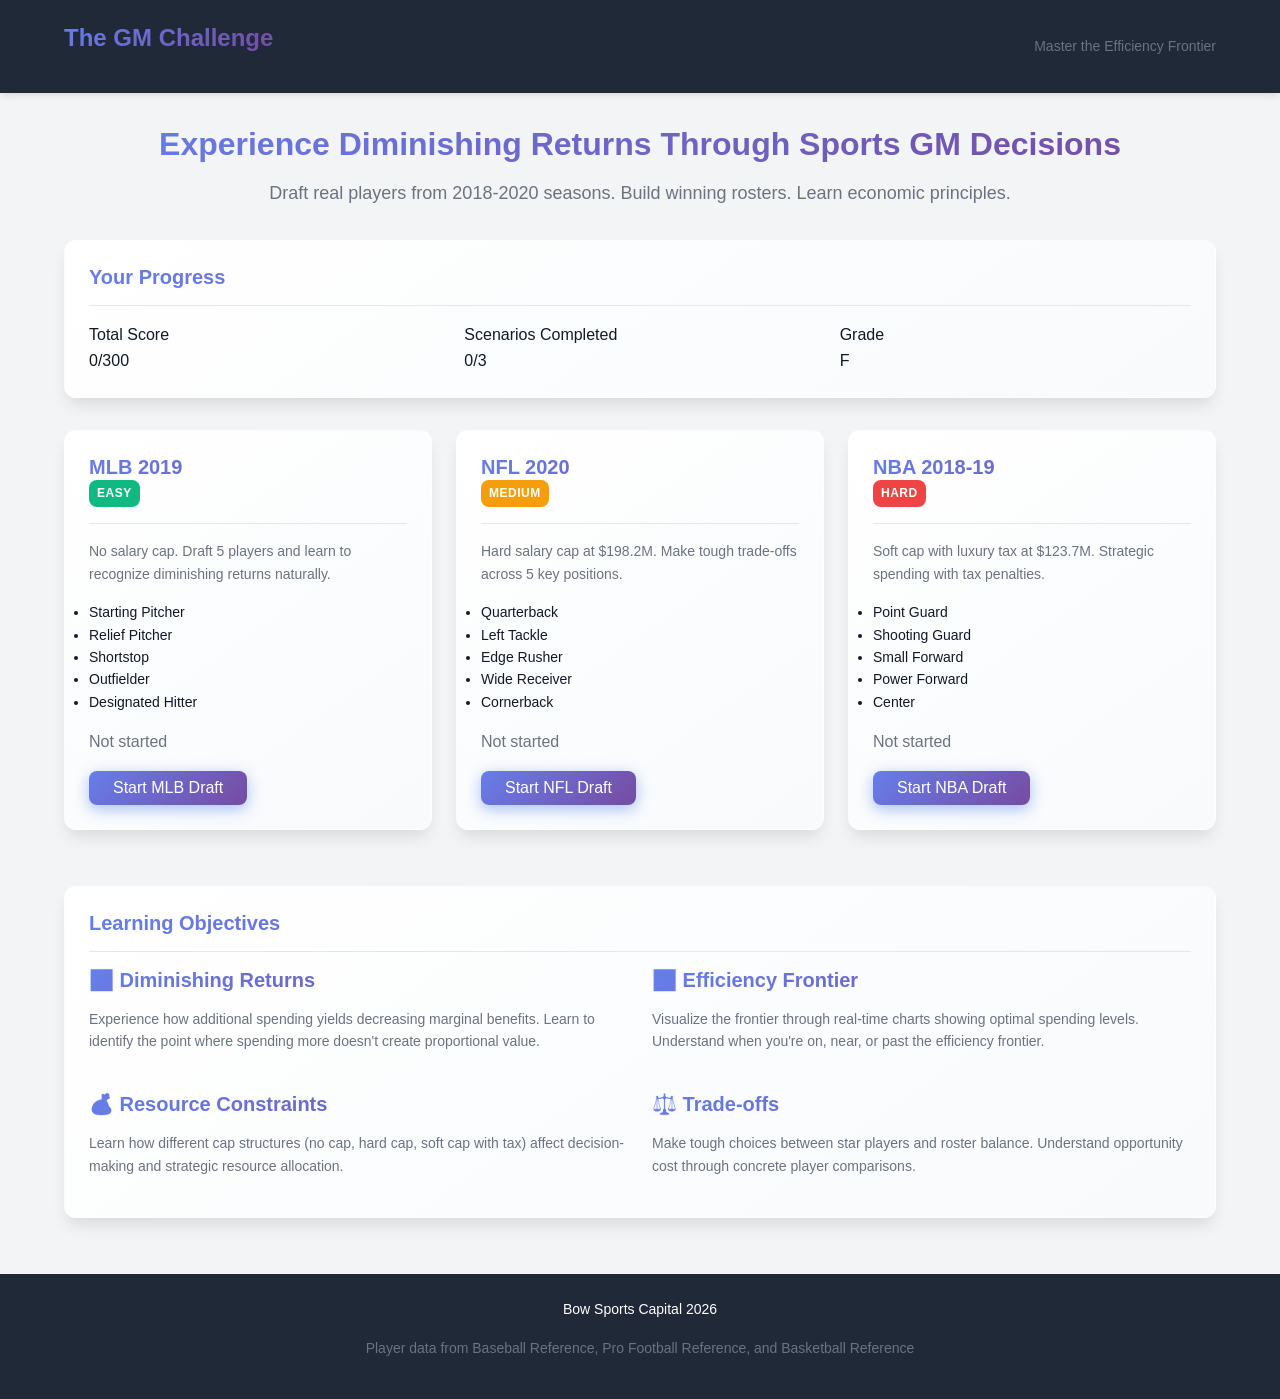
<file: index.html>
<!DOCTYPE html>
<html lang="en">
<head>
  <meta charset="UTF-8">
  <meta name="viewport" content="width=device-width, initial-scale=1.0">
  <title>The GM Challenge - Master the Efficiency Frontier</title>
  <link rel="stylesheet" href="css/main.css">
  <link rel="stylesheet" href="css/player-card.css">
</head>
<body>
  <header class="header">
    <div class="container">
      <div class="header-content">
        <h1 class="logo">The GM Challenge</h1>
        <div class="text-muted text-sm">Master the Efficiency Frontier</div>
      </div>
    </div>
  </header>

  <main class="main-content">
    <div class="container">
      <section class="hero text-center mb-xl">
        <h2>Experience Diminishing Returns Through Sports GM Decisions</h2>
        <p class="text-lg text-muted">
          Draft real players from 2018-2020 seasons. Build winning rosters. Learn economic principles.
        </p>
      </section>

      <section class="card">
        <div class="card-header">
          <h3 class="card-title">Your Progress</h3>
        </div>
        <div class="card-body">
          <div id="progress-summary" class="grid grid-3">
            <!-- Progress will be loaded here -->
          </div>
        </div>
      </section>

      <section class="grid grid-3 mt-xl">
        <div class="card">
          <div class="card-header">
            <h4 class="card-title">MLB 2019</h4>
            <span class="badge badge-success">Easy</span>
          </div>
          <div class="card-body">
            <p class="text-sm text-muted">
              No salary cap. Draft 5 players and learn to recognize diminishing returns naturally.
            </p>
            <ul class="text-sm mb-md">
              <li>Starting Pitcher</li>
              <li>Relief Pitcher</li>
              <li>Shortstop</li>
              <li>Outfielder</li>
              <li>Designated Hitter</li>
            </ul>
            <div class="scenario-status" data-league="MLB_2019">
              <span class="status-text text-muted">Not started</span>
            </div>
            <button class="btn btn-primary mt-md" onclick="startScenario('MLB_2019')">
              Start MLB Draft
            </button>
          </div>
        </div>

        <div class="card">
          <div class="card-header">
            <h4 class="card-title">NFL 2020</h4>
            <span class="badge badge-warning">Medium</span>
          </div>
          <div class="card-body">
            <p class="text-sm text-muted">
              Hard salary cap at $198.2M. Make tough trade-offs across 5 key positions.
            </p>
            <ul class="text-sm mb-md">
              <li>Quarterback</li>
              <li>Left Tackle</li>
              <li>Edge Rusher</li>
              <li>Wide Receiver</li>
              <li>Cornerback</li>
            </ul>
            <div class="scenario-status" data-league="NFL_2020">
              <span class="status-text text-muted">Not started</span>
            </div>
            <button class="btn btn-primary mt-md" onclick="startScenario('NFL_2020')">
              Start NFL Draft
            </button>
          </div>
        </div>

        <div class="card">
          <div class="card-header">
            <h4 class="card-title">NBA 2018-19</h4>
            <span class="badge badge-danger">Hard</span>
          </div>
          <div class="card-body">
            <p class="text-sm text-muted">
              Soft cap with luxury tax at $123.7M. Strategic spending with tax penalties.
            </p>
            <ul class="text-sm mb-md">
              <li>Point Guard</li>
              <li>Shooting Guard</li>
              <li>Small Forward</li>
              <li>Power Forward</li>
              <li>Center</li>
            </ul>
            <div class="scenario-status" data-league="NBA_2019">
              <span class="status-text text-muted">Not started</span>
            </div>
            <button class="btn btn-primary mt-md" onclick="startScenario('NBA_2019')">
              Start NBA Draft
            </button>
          </div>
        </div>
      </section>

      <section class="card mt-xl">
        <div class="card-header">
          <h3 class="card-title">Learning Objectives</h3>
        </div>
        <div class="card-body">
          <div class="grid grid-2">
            <div>
              <h5>📊 Diminishing Returns</h5>
              <p class="text-sm text-muted">
                Experience how additional spending yields decreasing marginal benefits.
                Learn to identify the point where spending more doesn't create proportional value.
              </p>
            </div>
            <div>
              <h5>📈 Efficiency Frontier</h5>
              <p class="text-sm text-muted">
                Visualize the frontier through real-time charts showing optimal spending levels.
                Understand when you're on, near, or past the efficiency frontier.
              </p>
            </div>
            <div>
              <h5>💰 Resource Constraints</h5>
              <p class="text-sm text-muted">
                Learn how different cap structures (no cap, hard cap, soft cap with tax)
                affect decision-making and strategic resource allocation.
              </p>
            </div>
            <div>
              <h5>⚖️ Trade-offs</h5>
              <p class="text-sm text-muted">
                Make tough choices between star players and roster balance.
                Understand opportunity cost through concrete player comparisons.
              </p>
            </div>
          </div>
        </div>
      </section>

      <section id="badges-section" class="card mt-xl" style="display: none;">
        <div class="card-header">
          <h3 class="card-title">Your Badges</h3>
        </div>
        <div class="card-body">
          <div id="badges-display" class="flex gap-md">
            <!-- Badges will be loaded here -->
          </div>
        </div>
      </section>
    </div>
  </main>

  <footer class="footer">
    <div class="container">
      <p class="text-sm">
        Bow Sports Capital 2026
      </p>
      <p class="text-sm text-muted">
        Player data from Baseball Reference, Pro Football Reference, and Basketball Reference
      </p>
    </div>
  </footer>

  <script src="js/config.js"></script>
  <script src="js/storage.js"></script>
  <script src="js/utils.js"></script>
  <script>
    // Initialize session storage
    const storage = new SessionStorage();

    // Load progress on page load
    document.addEventListener('DOMContentLoaded', () => {
      loadProgress();
      loadBadges();
    });

    function loadProgress() {
      const summary = storage.getSummary();
      const scenarios = storage.session.scenarios;

      // Update scenario statuses
      for (const [league, scenario] of Object.entries(scenarios)) {
        const statusEl = document.querySelector(`[data-league="${league}"] .status-text`);
        if (statusEl) {
          if (scenario.completed) {
            statusEl.textContent = `Completed - Score: ${scenario.score}/100`;
            statusEl.className = 'status-text text-bold';
            statusEl.style.color = 'var(--color-secondary)';
          }
        }
      }

      // Show progress summary
      const progressEl = document.getElementById('progress-summary');
      progressEl.innerHTML = `
        <div class="metric-card">
          <div class="metric-label">Total Score</div>
          <div class="metric-value">${summary.totalScore}/300</div>
        </div>
        <div class="metric-card">
          <div class="metric-label">Scenarios Completed</div>
          <div class="metric-value">${summary.scenariosCompleted}/3</div>
        </div>
        <div class="metric-card">
          <div class="metric-label">Grade</div>
          <div class="metric-value">${summary.grade || '-'}</div>
        </div>
      `;
    }

    function loadBadges() {
      const badges = storage.session.badges;
      if (badges.length > 0) {
        const badgesSection = document.getElementById('badges-section');
        const badgesDisplay = document.getElementById('badges-display');
        badgesSection.style.display = 'block';

        badgesDisplay.innerHTML = badges.map(badgeId => {
          const badge = getBadgeInfo(badgeId);
          return `
            <div class="card" style="text-align: center; min-width: 150px;">
              <div style="font-size: 3rem;">${badge.icon}</div>
              <h5 class="mt-sm mb-xs">${badge.name}</h5>
              <p class="text-sm text-muted">${badge.description}</p>
            </div>
          `;
        }).join('');
      }
    }

    function startScenario(league) {
      // Save current league
      storage.session.currentScenario = league;
      storage.saveSession();

      // Navigate to activity page
      window.location.href = `activity.html?league=${league}`;
    }

    // Reset session (for testing)
    function resetProgress() {
      if (confirm('Are you sure you want to reset all progress?')) {
        storage.resetSession();
        loadProgress();
        loadBadges();
        showToast('Progress reset successfully', 'success');
      }
    }
  </script>
</body>
</html>
</file>
<file: css/main.css>
/* Main stylesheet with global styles, variables, and reset */

:root {
  /* Colors */
  --color-primary: #2563eb;
  --color-secondary: #10b981;
  --color-warning: #f59e0b;
  --color-danger: #ef4444;
  --color-neutral: #6b7280;

  /* Background colors */
  --bg-primary: #ffffff;
  --bg-secondary: #f3f4f6;
  --bg-dark: #1f2937;
  --bg-card: #ffffff;

  /* Text colors */
  --text-primary: #111827;
  --text-secondary: #6b7280;
  --text-inverse: #ffffff;

  /* Border */
  --border-color: #e5e7eb;
  --border-radius: 8px;
  --border-radius-lg: 12px;

  /* Shadows */
  --shadow-sm: 0 1px 2px 0 rgba(0, 0, 0, 0.05);
  --shadow-md: 0 4px 6px -1px rgba(0, 0, 0, 0.1);
  --shadow-lg: 0 10px 15px -3px rgba(0, 0, 0, 0.1);
  --shadow-xl: 0 20px 25px -5px rgba(0,0,0,0.1), 0 10px 10px -5px rgba(0,0,0,0.04);
  --shadow-glow-blue: 0 0 20px rgba(37, 99, 235, 0.3);
  --shadow-glow-green: 0 0 20px rgba(16, 185, 129, 0.3);

  /* Spacing */
  --spacing-xs: 0.25rem;
  --spacing-sm: 0.5rem;
  --spacing-md: 1rem;
  --spacing-lg: 1.5rem;
  --spacing-xl: 2rem;

  /* Typography */
  --font-sans: -apple-system, BlinkMacSystemFont, 'Segoe UI', Roboto, 'Helvetica Neue', Arial, sans-serif;
  --font-mono: 'SF Mono', Monaco, 'Cascadia Code', 'Roboto Mono', Consolas, 'Courier New', monospace;

  /* Transitions */
  --transition-fast: 150ms ease-in-out;
  --transition-normal: 250ms ease-in-out;
  --transition-slow: 350ms ease-in-out;

  /* Gradient definitions */
  --gradient-primary: linear-gradient(135deg, #667eea 0%, #764ba2 100%);
  --gradient-secondary: linear-gradient(135deg, #f093fb 0%, #f5576c 100%);
  --gradient-success: linear-gradient(135deg, #4facfe 0%, #00f2fe 100%);
  --gradient-card: linear-gradient(145deg, #ffffff 0%, #f8fafc 100%);
  --gradient-header: linear-gradient(180deg, #1f2937 0%, #111827 100%);

  /* Animation easing */
  --ease-bounce: cubic-bezier(0.68, -0.55, 0.265, 1.55);
  --ease-smooth: cubic-bezier(0.4, 0, 0.2, 1);
}

/* CSS Reset */
*, *::before, *::after {
  box-sizing: border-box;
  margin: 0;
  padding: 0;
}

html {
  font-size: 16px;
  -webkit-font-smoothing: antialiased;
  -moz-osx-font-smoothing: grayscale;
}

body {
  font-family: var(--font-sans);
  color: var(--text-primary);
  background-color: var(--bg-secondary);
  line-height: 1.6;
  min-height: 100vh;
}

/* Keyframe Animations */
@keyframes fadeInUp {
  from { opacity: 0; transform: translateY(20px); }
  to { opacity: 1; transform: translateY(0); }
}

@keyframes scaleIn {
  from { opacity: 0; transform: scale(0.95); }
  to { opacity: 1; transform: scale(1); }
}

@keyframes pulse-subtle {
  0%, 100% { transform: scale(1); }
  50% { transform: scale(1.02); }
}

@keyframes shimmer {
  0% { background-position: -1000px 0; }
  100% { background-position: 1000px 0; }
}

/* Typography */
h1, h2, h3, h4, h5, h6 {
  font-weight: 700;
  line-height: 1.2;
  margin-bottom: var(--spacing-md);
  background: var(--gradient-primary);
  -webkit-background-clip: text;
  -webkit-text-fill-color: transparent;
  background-clip: text;
}

h1 { font-size: 2.5rem; }
h2 { font-size: 2rem; }
h3 { font-size: 1.75rem; }
h4 { font-size: 1.5rem; }
h5 { font-size: 1.25rem; }
h6 { font-size: 1rem; }

p {
  margin-bottom: var(--spacing-md);
}

a {
  color: var(--color-primary);
  text-decoration: none;
  transition: color var(--transition-fast);
}

a:hover {
  text-decoration: underline;
}

/* Container */
.container {
  max-width: 1200px;
  margin: 0 auto;
  padding: 0 var(--spacing-lg);
}

.container-fluid {
  width: 100%;
  padding: 0 var(--spacing-lg);
}

/* Layout */
.header {
  background-color: var(--bg-dark);
  color: var(--text-inverse);
  padding: var(--spacing-lg) 0;
  box-shadow: var(--shadow-md);
}

.header-content {
  display: flex;
  justify-content: space-between;
  align-items: center;
}

.logo {
  font-size: 1.5rem;
  font-weight: 700;
  color: var(--text-inverse);
}

.main-content {
  padding: var(--spacing-xl) 0;
  min-height: calc(100vh - 200px);
}

.footer {
  background-color: var(--bg-dark);
  color: var(--text-inverse);
  padding: var(--spacing-lg) 0;
  text-align: center;
  margin-top: auto;
}

/* Cards */
.card {
  background: var(--gradient-card);
  backdrop-filter: blur(10px);
  border: 1px solid rgba(255, 255, 255, 0.18);
  border-radius: var(--border-radius-lg);
  box-shadow: var(--shadow-lg);
  padding: var(--spacing-lg);
  margin-bottom: var(--spacing-lg);
  animation: fadeInUp 0.6s var(--ease-smooth);
  transition: all 0.4s var(--ease-smooth);
}

.card:hover {
  box-shadow: var(--shadow-xl);
  transform: translateY(-4px);
}

.card-header {
  border-bottom: 1px solid var(--border-color);
  padding-bottom: var(--spacing-md);
  margin-bottom: var(--spacing-md);
}

.card-title {
  font-size: 1.25rem;
  font-weight: 600;
  margin-bottom: 0;
}

.card-body {
  padding: 0;
}

/* Buttons */
.btn {
  display: inline-block;
  padding: var(--spacing-sm) var(--spacing-lg);
  font-size: 1rem;
  font-weight: 500;
  text-align: center;
  text-decoration: none;
  border: none;
  border-radius: var(--border-radius);
  cursor: pointer;
  transition: all var(--transition-fast);
  white-space: nowrap;
}

.btn:disabled {
  opacity: 0.5;
  cursor: not-allowed;
}

.btn-primary {
  background: var(--gradient-primary);
  color: white;
  box-shadow: 0 4px 15px rgba(37, 99, 235, 0.4);
  position: relative;
  overflow: hidden;
  transition: all 0.3s var(--ease-smooth);
}

.btn-primary::after {
  content: '';
  position: absolute;
  top: 50%;
  left: 50%;
  width: 0;
  height: 0;
  border-radius: 50%;
  background: rgba(255, 255, 255, 0.3);
  transform: translate(-50%, -50%);
  transition: width 0.6s, height 0.6s;
}

.btn-primary:hover:not(:disabled)::after {
  width: 300px;
  height: 300px;
}

.btn-primary:hover:not(:disabled) {
  transform: translateY(-2px);
  box-shadow: 0 6px 20px rgba(37, 99, 235, 0.5);
  text-decoration: none;
}

.btn-secondary {
  background-color: var(--color-secondary);
  color: white;
}

.btn-secondary:hover:not(:disabled) {
  background-color: #059669;
  text-decoration: none;
}

.btn-warning {
  background-color: var(--color-warning);
  color: white;
}

.btn-danger {
  background-color: var(--color-danger);
  color: white;
}

.btn-outline {
  background-color: transparent;
  border: 2px solid var(--color-primary);
  color: var(--color-primary);
}

.btn-outline:hover:not(:disabled) {
  background-color: var(--color-primary);
  color: white;
  text-decoration: none;
}

.btn-lg {
  padding: var(--spacing-md) var(--spacing-xl);
  font-size: 1.125rem;
}

.btn-sm {
  padding: var(--spacing-xs) var(--spacing-md);
  font-size: 0.875rem;
}

/* Forms */
.form-group {
  margin-bottom: var(--spacing-lg);
}

.form-label {
  display: block;
  font-weight: 500;
  margin-bottom: var(--spacing-sm);
  color: var(--text-primary);
}

.form-control {
  width: 100%;
  padding: var(--spacing-sm) var(--spacing-md);
  font-size: 1rem;
  border: 1px solid var(--border-color);
  border-radius: var(--border-radius);
  transition: border-color var(--transition-fast);
}

.form-control:focus {
  outline: none;
  border-color: var(--color-primary);
  box-shadow: 0 0 0 3px rgba(37, 99, 235, 0.1);
}

/* Grid */
.grid {
  display: grid;
  gap: var(--spacing-lg);
}

.grid-2 {
  grid-template-columns: repeat(2, 1fr);
}

.grid-3 {
  grid-template-columns: repeat(3, 1fr);
}

.grid-4 {
  grid-template-columns: repeat(4, 1fr);
}

@media (max-width: 768px) {
  .grid-2, .grid-3, .grid-4 {
    grid-template-columns: 1fr;
  }
}

/* Flex utilities */
.flex {
  display: flex;
}

.flex-col {
  flex-direction: column;
}

.items-center {
  align-items: center;
}

.justify-between {
  justify-content: space-between;
}

.justify-center {
  justify-content: center;
}

.gap-sm {
  gap: var(--spacing-sm);
}

.gap-md {
  gap: var(--spacing-md);
}

.gap-lg {
  gap: var(--spacing-lg);
}

/* Text utilities */
.text-center {
  text-align: center;
}

.text-right {
  text-align: right;
}

.text-sm {
  font-size: 0.875rem;
}

.text-lg {
  font-size: 1.125rem;
}

.text-xl {
  font-size: 1.25rem;
}

.text-muted {
  color: var(--text-secondary);
}

.text-bold {
  font-weight: 700;
}

/* Spacing utilities */
.mb-sm { margin-bottom: var(--spacing-sm); }
.mb-md { margin-bottom: var(--spacing-md); }
.mb-lg { margin-bottom: var(--spacing-lg); }
.mb-xl { margin-bottom: var(--spacing-xl); }

.mt-sm { margin-top: var(--spacing-sm); }
.mt-md { margin-top: var(--spacing-md); }
.mt-lg { margin-top: var(--spacing-lg); }
.mt-xl { margin-top: var(--spacing-xl); }

.p-sm { padding: var(--spacing-sm); }
.p-md { padding: var(--spacing-md); }
.p-lg { padding: var(--spacing-lg); }
.p-xl { padding: var(--spacing-xl); }

/* Toast notifications */
.toast {
  position: fixed;
  bottom: 20px;
  right: 20px;
  padding: var(--spacing-md) var(--spacing-lg);
  background-color: var(--bg-dark);
  color: var(--text-inverse);
  border-radius: var(--border-radius);
  box-shadow: var(--shadow-lg);
  opacity: 0;
  transform: translateY(20px);
  transition: all var(--transition-normal);
  z-index: 1000;
  max-width: 400px;
}

.toast.show {
  opacity: 1;
  transform: translateY(0);
}

.toast-success {
  background-color: var(--color-secondary);
}

.toast-error {
  background-color: var(--color-danger);
}

.toast-warning {
  background-color: var(--color-warning);
}

.toast-info {
  background-color: var(--color-primary);
}

/* Badge */
.badge {
  display: inline-block;
  padding: var(--spacing-xs) var(--spacing-sm);
  font-size: 0.75rem;
  font-weight: 600;
  border-radius: var(--border-radius);
  text-transform: uppercase;
  letter-spacing: 0.5px;
}

.badge-primary {
  background-color: var(--color-primary);
  color: white;
}

.badge-success {
  background-color: var(--color-secondary);
  color: white;
}

.badge-warning {
  background-color: var(--color-warning);
  color: white;
}

.badge-danger {
  background-color: var(--color-danger);
  color: white;
}

/* Progress bar */
.progress {
  height: 8px;
  background-color: var(--bg-secondary);
  border-radius: 4px;
  overflow: hidden;
}

.progress-bar {
  height: 100%;
  background-color: var(--color-primary);
  transition: width var(--transition-normal);
}

/* Loading spinner */
.spinner {
  border: 3px solid var(--bg-secondary);
  border-top: 3px solid var(--color-primary);
  border-radius: 50%;
  width: 40px;
  height: 40px;
  animation: spin 1s linear infinite;
}

@keyframes spin {
  0% { transform: rotate(0deg); }
  100% { transform: rotate(360deg); }
}

/* Responsive */
@media (max-width: 768px) {
  html {
    font-size: 14px;
  }

  .container {
    padding: 0 var(--spacing-md);
  }

  h1 { font-size: 2rem; }
  h2 { font-size: 1.75rem; }
  h3 { font-size: 1.5rem; }
}
</file>
<file: css/player-card.css>
/* Player card component styles */

.player-card {
  background: var(--bg-card);
  border: 2px solid var(--border-color);
  border-radius: var(--border-radius-lg);
  padding: var(--spacing-md);
  cursor: pointer;
  position: relative;
  overflow: hidden;
  transition: all 0.4s var(--ease-smooth);
}

.player-card::before {
  content: '';
  position: absolute;
  top: 0;
  left: -100%;
  width: 100%;
  height: 100%;
  background: linear-gradient(90deg, transparent, rgba(255,255,255,0.3), transparent);
  transition: left 0.5s;
}

.player-card:hover::before {
  left: 100%;
}

.player-card:hover {
  border-color: var(--color-primary);
  box-shadow: var(--shadow-xl);
  transform: translateY(-2px);
}

.player-card.selected {
  border-color: var(--color-primary);
  background-color: rgba(37, 99, 235, 0.05);
}

.player-card-header {
  display: flex;
  justify-content: space-between;
  align-items: flex-start;
  margin-bottom: var(--spacing-md);
}

.player-name {
  font-size: 1.125rem;
  font-weight: 600;
  color: var(--text-primary);
  margin-bottom: var(--spacing-xs);
}

.player-team {
  font-size: 0.875rem;
  color: var(--text-secondary);
}

.player-rating {
  font-size: 1.25rem;
}

.player-stats {
  display: grid;
  grid-template-columns: repeat(2, 1fr);
  gap: var(--spacing-sm);
  margin-bottom: var(--spacing-md);
  padding: var(--spacing-md) 0;
  border-top: 1px solid var(--border-color);
  border-bottom: 1px solid var(--border-color);
}

.stat-item {
  display: flex;
  flex-direction: column;
}

.stat-label {
  font-size: 0.75rem;
  color: var(--text-secondary);
  text-transform: uppercase;
  letter-spacing: 0.5px;
}

.stat-value {
  font-size: 1.125rem;
  font-weight: 600;
  color: var(--text-primary);
}

.salary-tiers {
  display: flex;
  flex-direction: column;
  gap: var(--spacing-sm);
}

.tier-option {
  display: flex;
  align-items: center;
  padding: var(--spacing-sm);
  border: 1px solid var(--border-color);
  border-radius: var(--border-radius);
  cursor: pointer;
  transition: all var(--transition-fast);
}

.tier-option:hover {
  background-color: var(--bg-secondary);
}

.tier-option.selected {
  border-color: var(--color-primary);
  background-color: rgba(37, 99, 235, 0.1);
}

.tier-recommended {
  border: 2px solid var(--color-secondary);
  background: linear-gradient(145deg, #f0fdf4, #dcfce7);
  position: relative;
}

.tier-badge {
  position: absolute;
  top: -10px;
  right: 10px;
  background: var(--gradient-success);
  color: white;
  padding: 4px 12px;
  border-radius: 12px;
  font-size: 0.75rem;
  font-weight: 700;
  box-shadow: var(--shadow-md);
  z-index: 1;
}

.tier-radio {
  margin-right: var(--spacing-sm);
}

.tier-info {
  flex: 1;
}

.tier-amount {
  font-weight: 600;
  color: var(--text-primary);
}

.tier-label {
  font-size: 0.875rem;
  color: var(--text-secondary);
}

.tier-description {
  font-size: 0.75rem;
  color: var(--text-secondary);
  margin-top: var(--spacing-xs);
}

.efficiency-indicator {
  display: inline-flex;
  align-items: center;
  gap: var(--spacing-xs);
  font-size: 0.875rem;
  padding: var(--spacing-xs) var(--spacing-sm);
  border-radius: var(--border-radius);
  margin-top: var(--spacing-sm);
}

.efficiency-indicator.optimal {
  background-color: rgba(16, 185, 129, 0.1);
  color: var(--color-secondary);
}

.efficiency-indicator.near-frontier {
  background-color: rgba(245, 158, 11, 0.1);
  color: var(--color-warning);
}

.efficiency-indicator.over-frontier {
  background-color: rgba(239, 68, 68, 0.1);
  color: var(--color-danger);
}

.player-context {
  margin-top: var(--spacing-md);
  padding-top: var(--spacing-md);
  border-top: 1px solid var(--border-color);
  font-size: 0.875rem;
  color: var(--text-secondary);
  font-style: italic;
}

.select-button {
  width: 100%;
  margin-top: var(--spacing-md);
}

/* Compact player card for roster display */
.player-card-compact {
  display: flex;
  align-items: center;
  gap: var(--spacing-md);
  padding: var(--spacing-md);
  background: var(--bg-card);
  border: 1px solid var(--border-color);
  border-radius: var(--border-radius);
}

.player-card-compact .player-info {
  flex: 1;
}

.player-card-compact .player-name {
  font-size: 1rem;
  margin-bottom: 0;
}

.player-card-compact .player-team {
  font-size: 0.75rem;
}

.player-card-compact .player-salary {
  font-weight: 600;
  color: var(--color-primary);
}

@media (max-width: 768px) {
  .player-stats {
    grid-template-columns: 1fr;
  }

  .player-card {
    padding: var(--spacing-sm);
  }
}
</file>
<file: css/completion.css>
/* Completion page styles */

.completion-hero {
  background: linear-gradient(135deg, #667eea 0%, #764ba2 100%);
  color: white;
  text-align: center;
  padding: 4rem 2rem;
  position: relative;
  overflow: hidden;
}

.completion-hero h1 {
  font-size: 3rem;
  margin-bottom: 2rem;
  color: white;
  -webkit-text-fill-color: white;
  background: none;
}

.tier-badge-container {
  margin: 2rem auto;
  max-width: 400px;
}

.badge-icon {
  font-size: 5rem;
  margin-bottom: 1rem;
}

.badge-name {
  font-size: 2rem;
  font-weight: 700;
  margin-bottom: 0.5rem;
  color: white;
}

.badge-message {
  font-size: 1.125rem;
  color: rgba(255, 255, 255, 0.9);
}

.completion-summary {
  text-align: center;
  padding: 3rem 2rem;
}

.score-display {
  display: flex;
  align-items: baseline;
  justify-content: center;
  gap: 0.5rem;
  margin: 2rem 0;
}

.score-number {
  font-size: 5rem;
  font-weight: 700;
  background: var(--gradient-primary);
  -webkit-background-clip: text;
  -webkit-text-fill-color: transparent;
}

.score-max {
  font-size: 2rem;
  color: var(--text-secondary);
}

.score-grade {
  font-size: 1.5rem;
  color: var(--color-secondary);
  font-weight: 600;
  margin-bottom: 2rem;
}

.claim-code-section {
  margin-top: 3rem;
  padding-top: 2rem;
  border-top: 2px solid var(--border-color);
}

.claim-code-section h3 {
  background: none;
  -webkit-text-fill-color: var(--text-primary);
  color: var(--text-primary);
}

.claim-code-box {
  display: flex;
  align-items: center;
  justify-content: center;
  gap: 1rem;
  margin: 1rem 0;
  flex-wrap: wrap;
}

.claim-code {
  font-family: var(--font-mono);
  font-size: 1.5rem;
  font-weight: 700;
  background: linear-gradient(145deg, #f0f9ff, #e0f2fe);
  padding: 1rem 2rem;
  border-radius: 12px;
  border: 2px solid var(--color-primary);
  color: var(--color-primary);
  letter-spacing: 0.05em;
}

.claim-instructions {
  margin-top: 1rem;
  font-size: 0.875rem;
}

.scenario-breakdown {
  margin-top: 2rem;
}

.scenario-breakdown h3 {
  background: none;
  -webkit-text-fill-color: var(--text-primary);
  color: var(--text-primary);
}

.grid-3 {
  display: grid;
  grid-template-columns: repeat(3, 1fr);
  gap: var(--spacing-md);
}

.metric-sublabel {
  font-size: 0.875rem;
  color: var(--text-secondary);
  margin-top: var(--spacing-xs);
}

.badges-earned {
  margin-top: 2rem;
}

.badges-earned h3 {
  background: none;
  -webkit-text-fill-color: var(--text-primary);
  color: var(--text-primary);
  margin-bottom: var(--spacing-lg);
}

.action-buttons {
  text-align: center;
  margin: 2rem 0;
}

/* Confetti animation */
.confetti-container {
  position: absolute;
  top: 0;
  left: 0;
  width: 100%;
  height: 100%;
  pointer-events: none;
  overflow: hidden;
}

.confetti-piece {
  position: absolute;
  width: 10px;
  height: 10px;
  opacity: 0;
  animation: confetti-fall 3s linear infinite;
}

@keyframes confetti-fall {
  0% {
    opacity: 1;
    top: -10%;
    transform: translateX(0) rotateZ(0deg);
  }
  100% {
    opacity: 0;
    top: 110%;
    transform: translateX(100px) rotateZ(720deg);
  }
}

/* Responsive */
@media (max-width: 768px) {
  .completion-hero h1 {
    font-size: 2rem;
  }

  .badge-icon {
    font-size: 3rem;
  }

  .badge-name {
    font-size: 1.5rem;
  }

  .score-number {
    font-size: 3rem;
  }

  .score-max {
    font-size: 1.5rem;
  }

  .claim-code {
    font-size: 1rem;
    padding: 0.75rem 1rem;
  }

  .grid-3 {
    grid-template-columns: 1fr;
  }

  .claim-code-box {
    flex-direction: column;
  }
}
</file>
